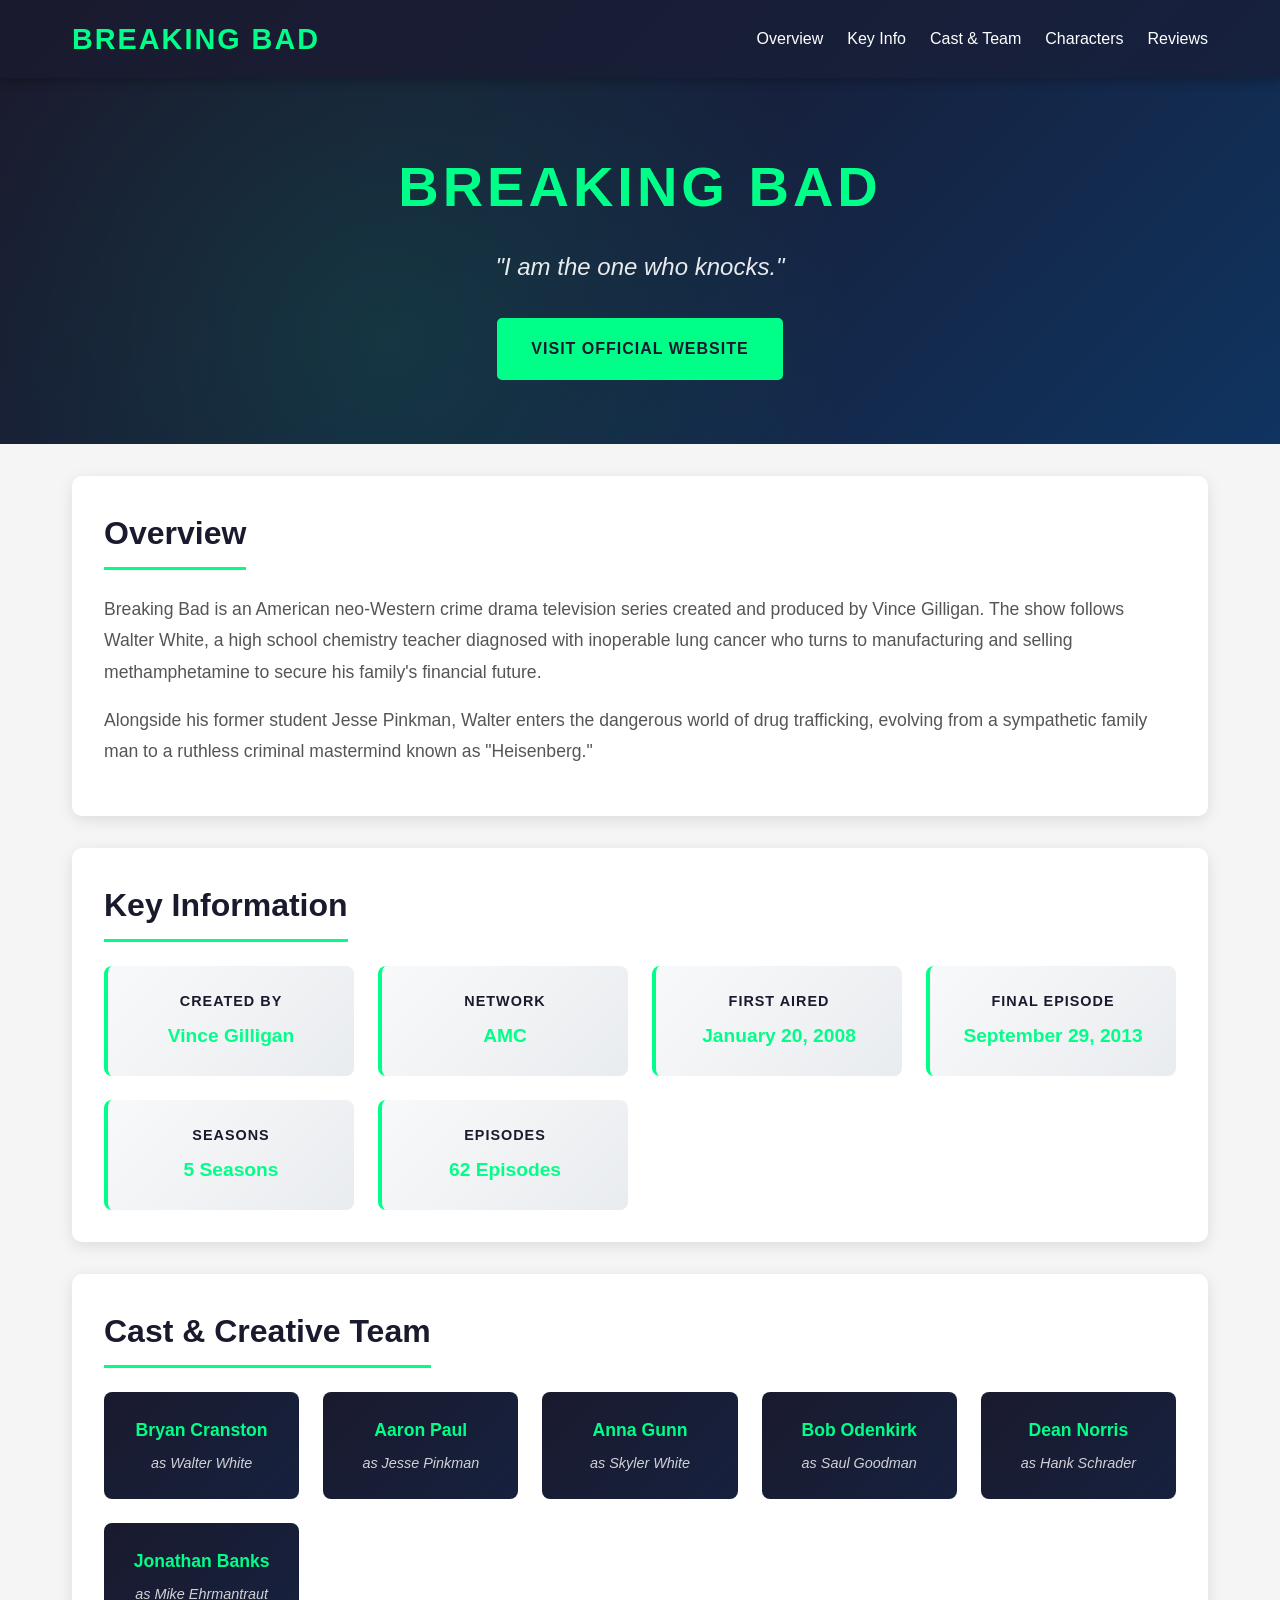
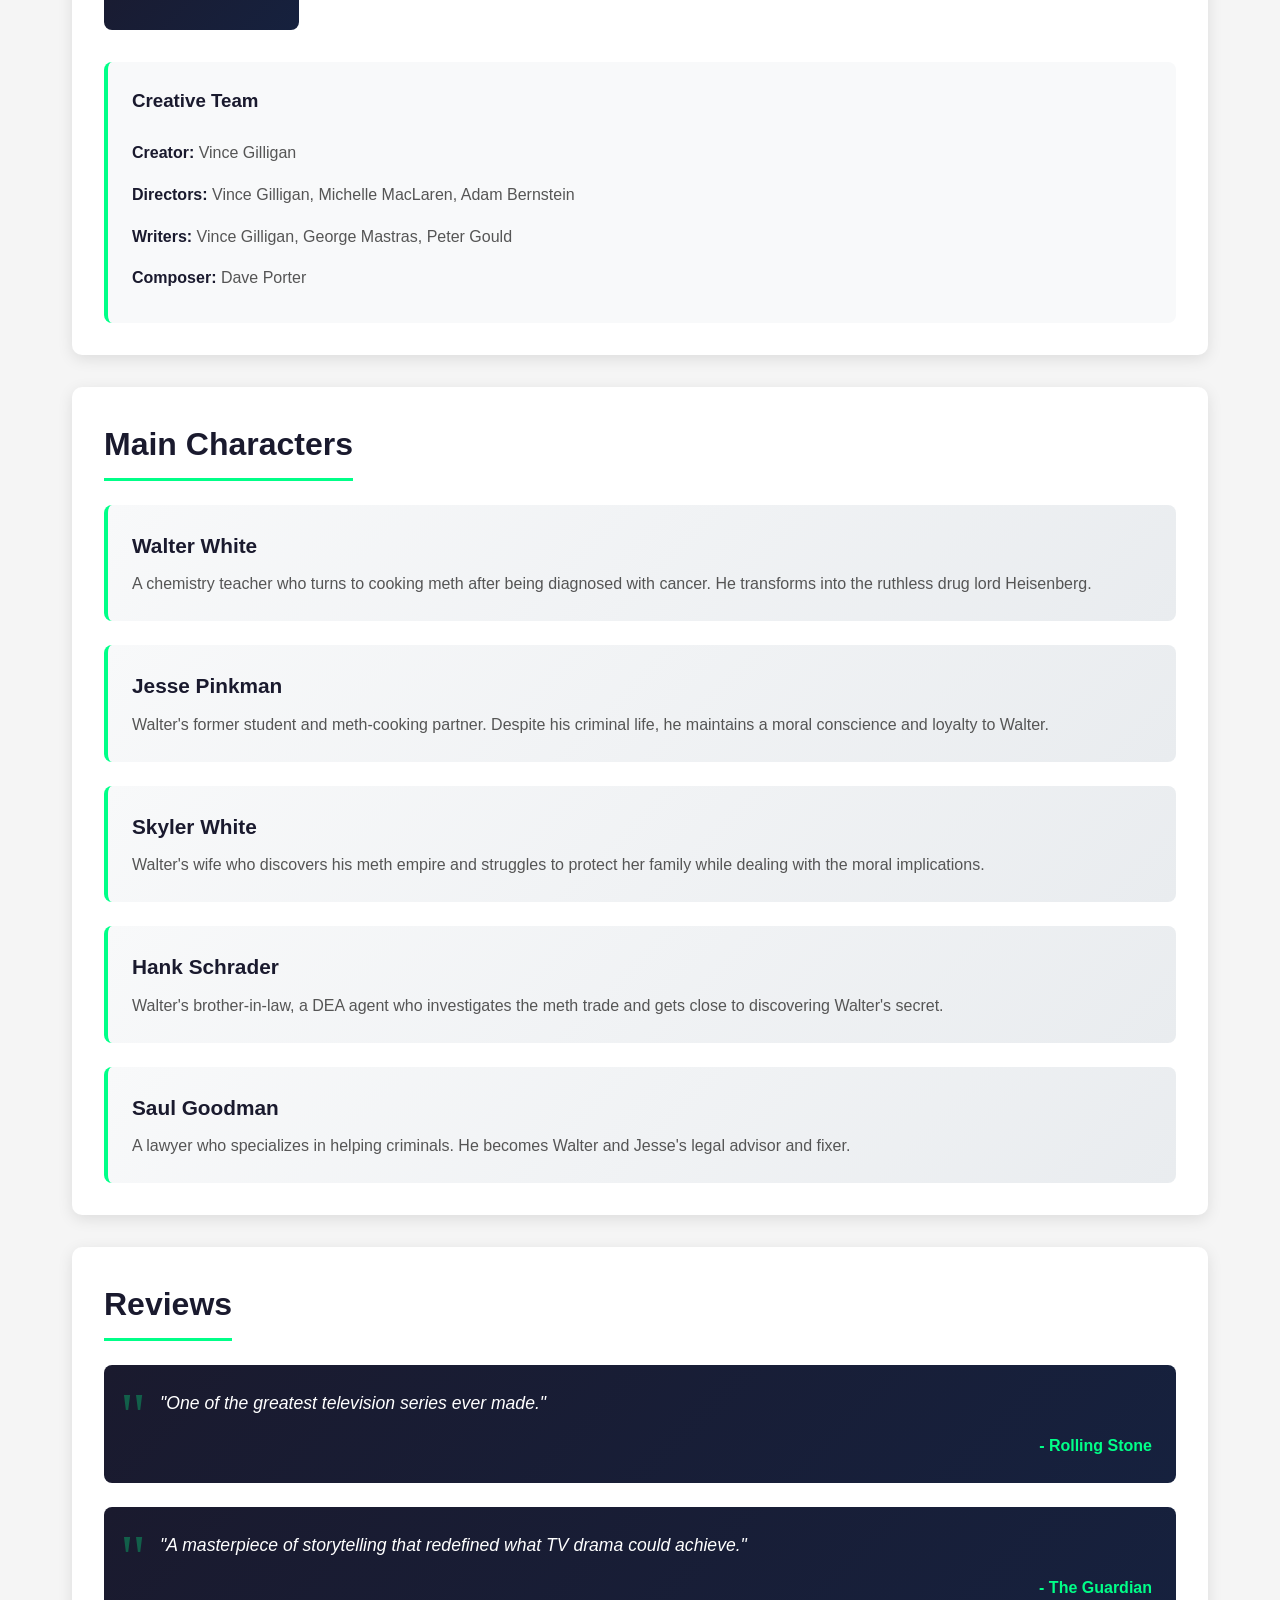
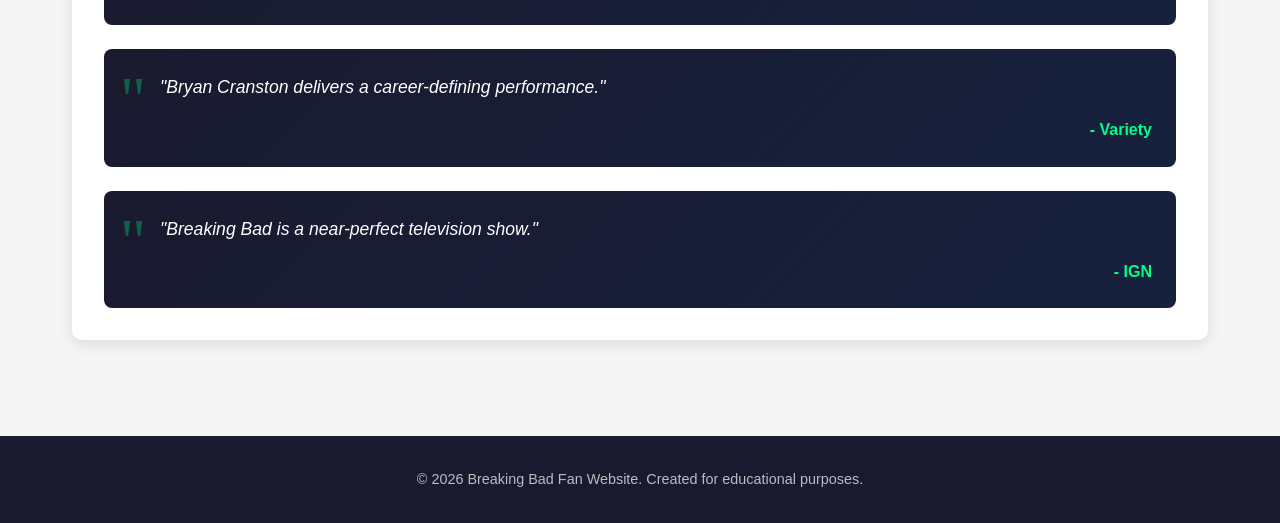
<file: Links and navigation -02/index.html>
<!DOCTYPE html>
<html lang="en">
<head>
    <meta charset="UTF-8">
    <meta name="viewport" content="width=device-width, initial-scale=1.0">
    <title>Breaking Bad - TV Series</title>
    <link rel="stylesheet" href="style.css">
</head>
<body>
    <!-- Navigation Bar -->
    <nav class="navbar">
        <div class="nav-container">
            <h1 class="nav-title">Breaking Bad</h1>
            <ul class="nav-links">
                <li><a href="#overview">Overview</a></li>
                <li><a href="#info">Key Info</a></li>
                <li><a href="#cast">Cast & Team</a></li>
                <li><a href="#characters">Characters</a></li>
                <li><a href="#reviews">Reviews</a></li>
            </ul>
        </div>
    </nav>

    <!-- Header -->
    <header class="header">
        <div class="header-content">
            <h2>Breaking Bad</h2>
            <p class="tagline">"I am the one who knocks."</p>
            <a href="https://www.amc.com/shows/breaking-bad" target="_blank" class="btn">Visit Official Website</a>
        </div>
    </header>

    <!-- Main Content -->
    <main class="main-content">
        <!-- Overview Section -->
        <section id="overview" class="section">
            <h2 class="section-title">Overview</h2>
            <p class="overview-text">
                Breaking Bad is an American neo-Western crime drama television series created and produced by Vince Gilligan. 
                The show follows Walter White, a high school chemistry teacher diagnosed with inoperable lung cancer who turns 
                to manufacturing and selling methamphetamine to secure his family's financial future.
            </p>
            <p class="overview-text">
                Alongside his former student Jesse Pinkman, Walter enters the dangerous world of drug trafficking, 
                evolving from a sympathetic family man to a ruthless criminal mastermind known as "Heisenberg."
            </p>
        </section>

        <!-- Key Information Section -->
        <section id="info" class="section">
            <h2 class="section-title">Key Information</h2>
            <div class="info-grid">
                <div class="info-card">
                    <h3>Created By</h3>
                    <p>Vince Gilligan</p>
                </div>
                <div class="info-card">
                    <h3>Network</h3>
                    <p>AMC</p>
                </div>
                <div class="info-card">
                    <h3>First Aired</h3>
                    <p>January 20, 2008</p>
                </div>
                <div class="info-card">
                    <h3>Final Episode</h3>
                    <p>September 29, 2013</p>
                </div>
                <div class="info-card">
                    <h3>Seasons</h3>
                    <p>5 Seasons</p>
                </div>
                <div class="info-card">
                    <h3>Episodes</h3>
                    <p>62 Episodes</p>
                </div>
            </div>
        </section>

        <!-- Cast & Creative Team Section -->
        <section id="cast" class="section">
            <h2 class="section-title">Cast & Creative Team</h2>
            <div class="cast-grid">
                <div class="cast-card">
                    <h3>Bryan Cranston</h3>
                    <p>as Walter White</p>
                </div>
                <div class="cast-card">
                    <h3>Aaron Paul</h3>
                    <p>as Jesse Pinkman</p>
                </div>
                <div class="cast-card">
                    <h3>Anna Gunn</h3>
                    <p>as Skyler White</p>
                </div>
                <div class="cast-card">
                    <h3>Bob Odenkirk</h3>
                    <p>as Saul Goodman</p>
                </div>
                <div class="cast-card">
                    <h3>Dean Norris</h3>
                    <p>as Hank Schrader</p>
                </div>
                <div class="cast-card">
                    <h3>Jonathan Banks</h3>
                    <p>as Mike Ehrmantraut</p>
                </div>
            </div>
            <div class="team-info">
                <h3>Creative Team</h3>
                <ul>
                    <li><strong>Creator:</strong> Vince Gilligan</li>
                    <li><strong>Directors:</strong> Vince Gilligan, Michelle MacLaren, Adam Bernstein</li>
                    <li><strong>Writers:</strong> Vince Gilligan, George Mastras, Peter Gould</li>
                    <li><strong>Composer:</strong> Dave Porter</li>
                </ul>
            </div>
        </section>

        <!-- Characters Section -->
        <section id="characters" class="section">
            <h2 class="section-title">Main Characters</h2>
            <div class="characters-list">
                <div class="character-item">
                    <h3>Walter White</h3>
                    <p>A chemistry teacher who turns to cooking meth after being diagnosed with cancer. 
                    He transforms into the ruthless drug lord Heisenberg.</p>
                </div>
                <div class="character-item">
                    <h3>Jesse Pinkman</h3>
                    <p>Walter's former student and meth-cooking partner. Despite his criminal life, 
                    he maintains a moral conscience and loyalty to Walter.</p>
                </div>
                <div class="character-item">
                    <h3>Skyler White</h3>
                    <p>Walter's wife who discovers his meth empire and struggles to protect her family 
                    while dealing with the moral implications.</p>
                </div>
                <div class="character-item">
                    <h3>Hank Schrader</h3>
                    <p>Walter's brother-in-law, a DEA agent who investigates the meth trade 
                    and gets close to discovering Walter's secret.</p>
                </div>
                <div class="character-item">
                    <h3>Saul Goodman</h3>
                    <p>A lawyer who specializes in helping criminals. He becomes Walter and Jesse's 
                    legal advisor and fixer.</p>
                </div>
            </div>
        </section>

        <!-- Reviews Section -->
        <section id="reviews" class="section">
            <h2 class="section-title">Reviews</h2>
            <div class="reviews-list">
                <div class="review-item">
                    <p class="review-text">"One of the greatest television series ever made."</p>
                    <p class="review-author">- Rolling Stone</p>
                </div>
                <div class="review-item">
                    <p class="review-text">"A masterpiece of storytelling that redefined what TV drama could achieve."</p>
                    <p class="review-author">- The Guardian</p>
                </div>
                <div class="review-item">
                    <p class="review-text">"Bryan Cranston delivers a career-defining performance."</p>
                    <p class="review-author">- Variety</p>
                </div>
                <div class="review-item">
                    <p class="review-text">"Breaking Bad is a near-perfect television show."</p>
                    <p class="review-author">- IGN</p>
                </div>
            </div>
        </section>
    </main>

    <!-- Footer -->
    <footer class="footer">
        <p>&copy; 2026 Breaking Bad Fan Website. Created for educational purposes.</p>
    </footer>
</body>
</html>
</file>
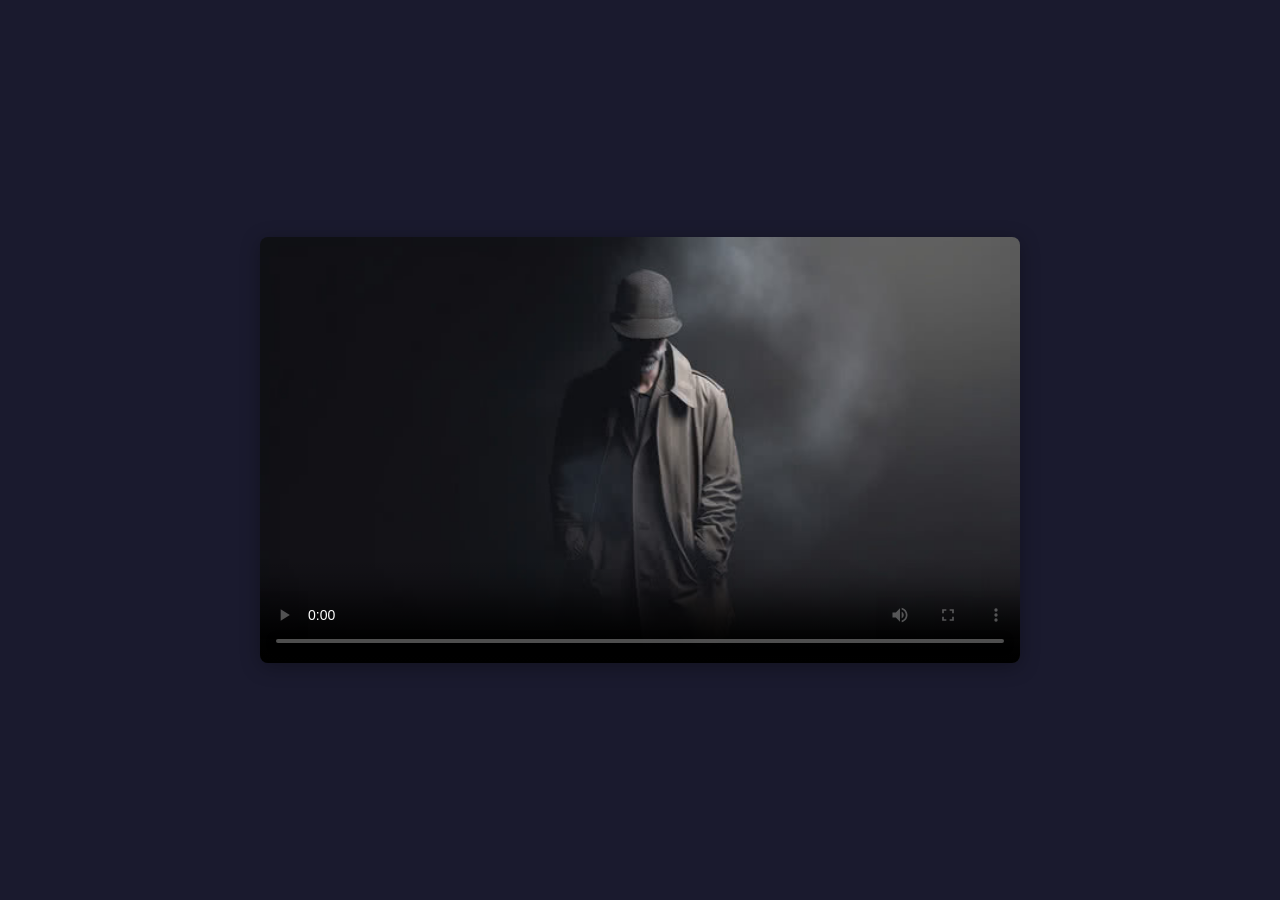
<file: Embedded Content -05/Embed Video/index.html>
<!DOCTYPE html>
<html lang="en">
<head>
    <meta charset="UTF-8">
    <meta name="viewport" content="width=device-width, initial-scale=1.0">
    <title>Embedded Video</title>
    <style>
        * {
            margin: 0;
            padding: 0;
            box-sizing: border-box;
        }

        body {
            min-height: 100vh;
            display: flex;
            justify-content: center;
            align-items: center;
            background-color: #1a1a2e;
            font-family: Arial, sans-serif;
        }

        .video-container {
            max-width: 800px;
            width: 100%;
            padding: 20px;
        }

        video {
            width: 100%;
            height: auto;
            display: block;
            border-radius: 8px;
            box-shadow: 0 4px 20px rgba(0, 0, 0, 0.3);
        }
    </style>
</head>
<body>
    <div class="video-container">
        <video controls loop poster="poster.jpg">
            <source src="video.mp4" type="video/mp4">
            Your browser does not support the video tag.
        </video>
    </div>
</body>
</html>
</file>
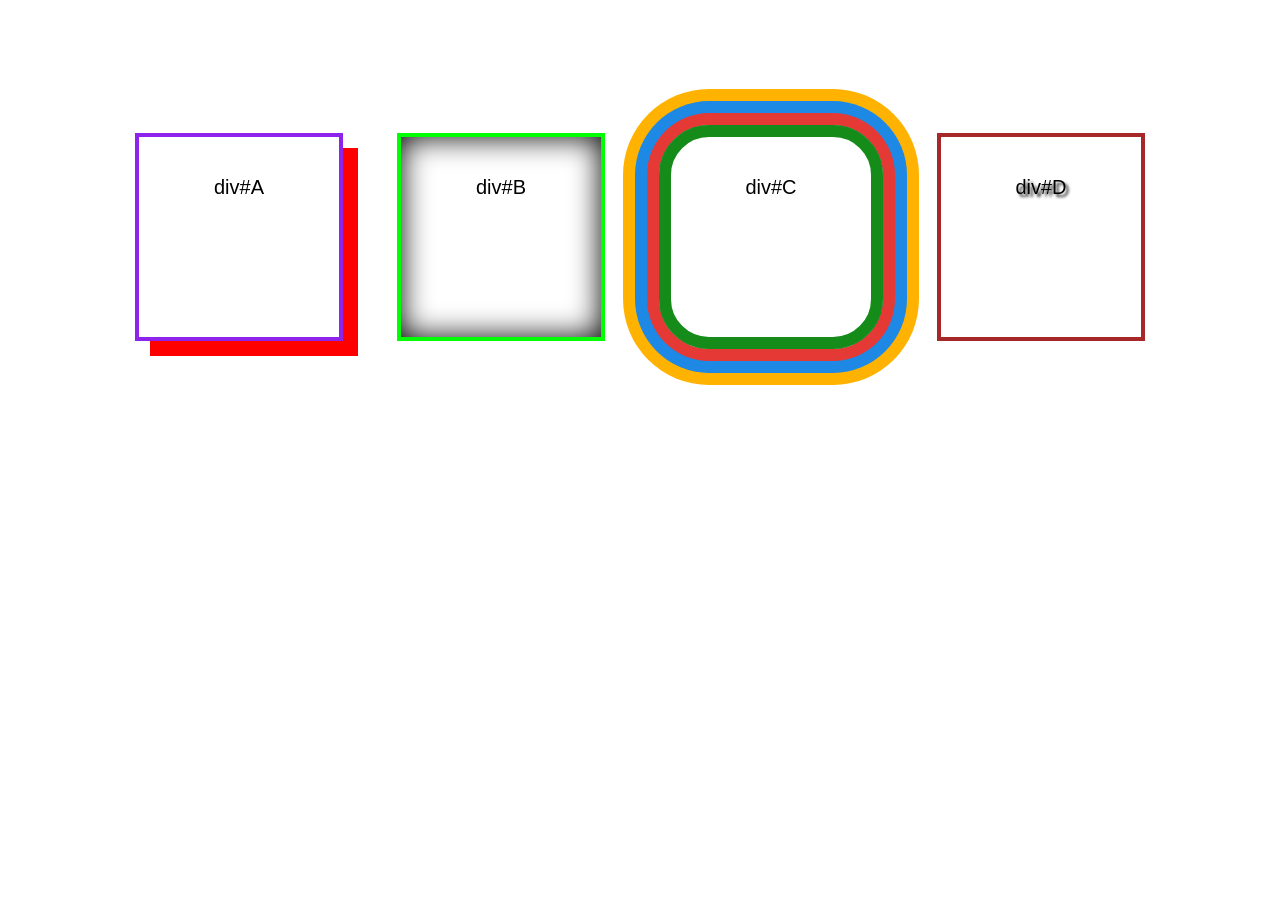
<file: Images -03/styling-divs/index.html>
<!DOCTYPE html>
<html lang="en">
  <head>
    <meta charset="UTF-8" />
    <meta http-equiv="X-UA-Compatible" content="IE=edge" />
    <meta name="viewport" content="width=device-width, initial-scale=1.0" />
    <link rel="stylesheet" href="style.css" type="text/css" />
    <link rel="stylesheet" href="additionalStyle.css" type="text/css" />
    <title>Styling those divs</title>
  </head>
  <body>
    <div id="A">div#A</div>
    <div id="B">div#B</div>
    <div id="C">div#C</div>
    <div id="D">div#D</div>
  </body>
</html>
</file>
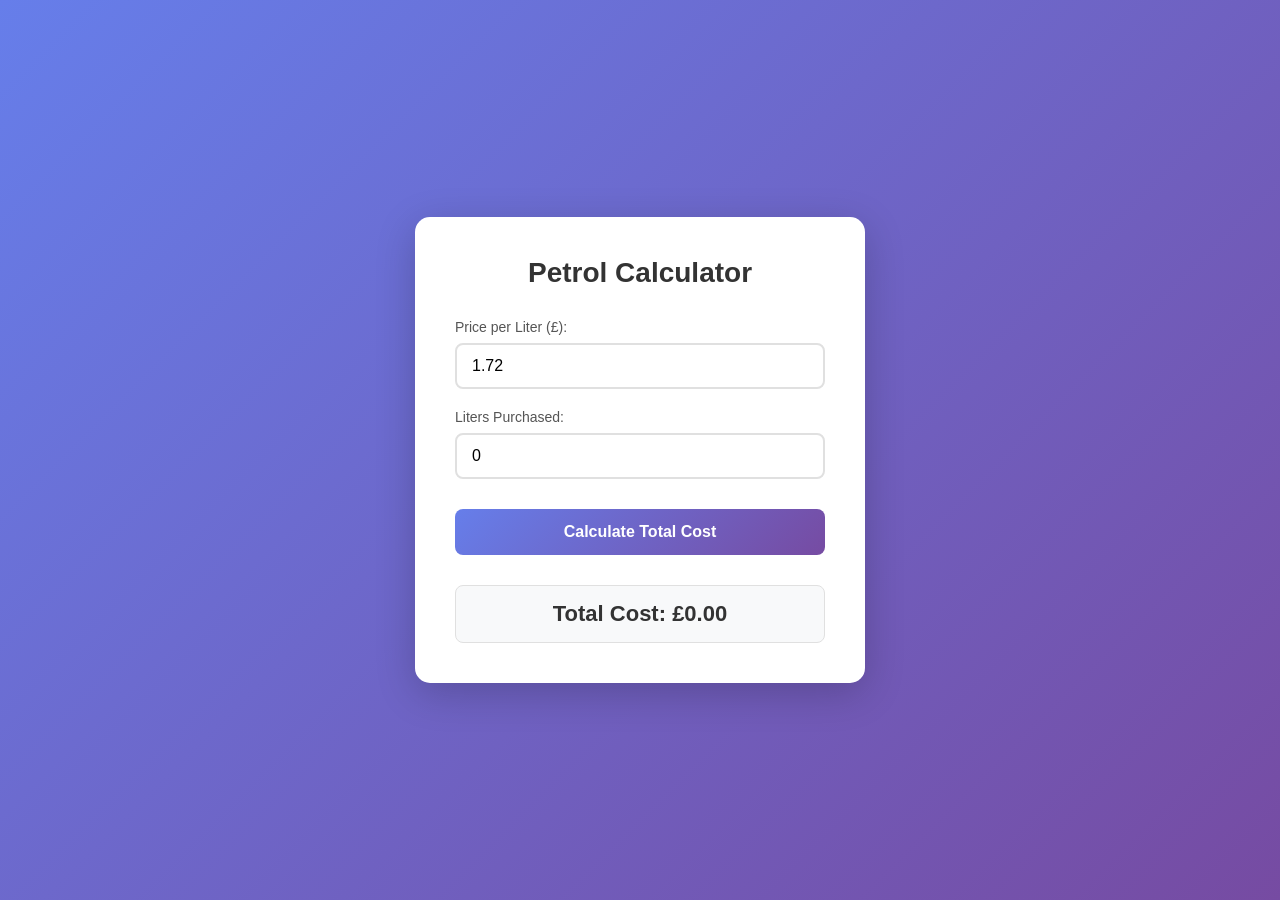
<file: Javascript -06/PetrolCalculator/index.html>
<!DOCTYPE html>
<html lang="en">
<head>
    <meta charset="UTF-8">
    <meta name="viewport" content="width=device-width, initial-scale=1.0">
    <title>Petrol Calculator</title>
    <link rel="stylesheet" href="style.css">
</head>
<body>
    <div class="container">
        <h1>Petrol Calculator</h1>
        
        <div class="calculator-form">
            <div class="input-group">
                <label for="pricePerLiter">Price per Liter (£):</label>
                <input type="number" id="pricePerLiter" value="1.72" step="0.01" min="0">
            </div>
            
            <div class="input-group">
                <label for="liters">Liters Purchased:</label>
                <input type="number" id="liters" value="0" step="0.01" min="0">
            </div>
            
            <button id="calculateBtn">Calculate Total Cost</button>
            
            <p id="result">Total Cost: £0.00</p>
        </div>
    </div>
    
    <script src="index.js"></script>
</body>
</html>
</file>
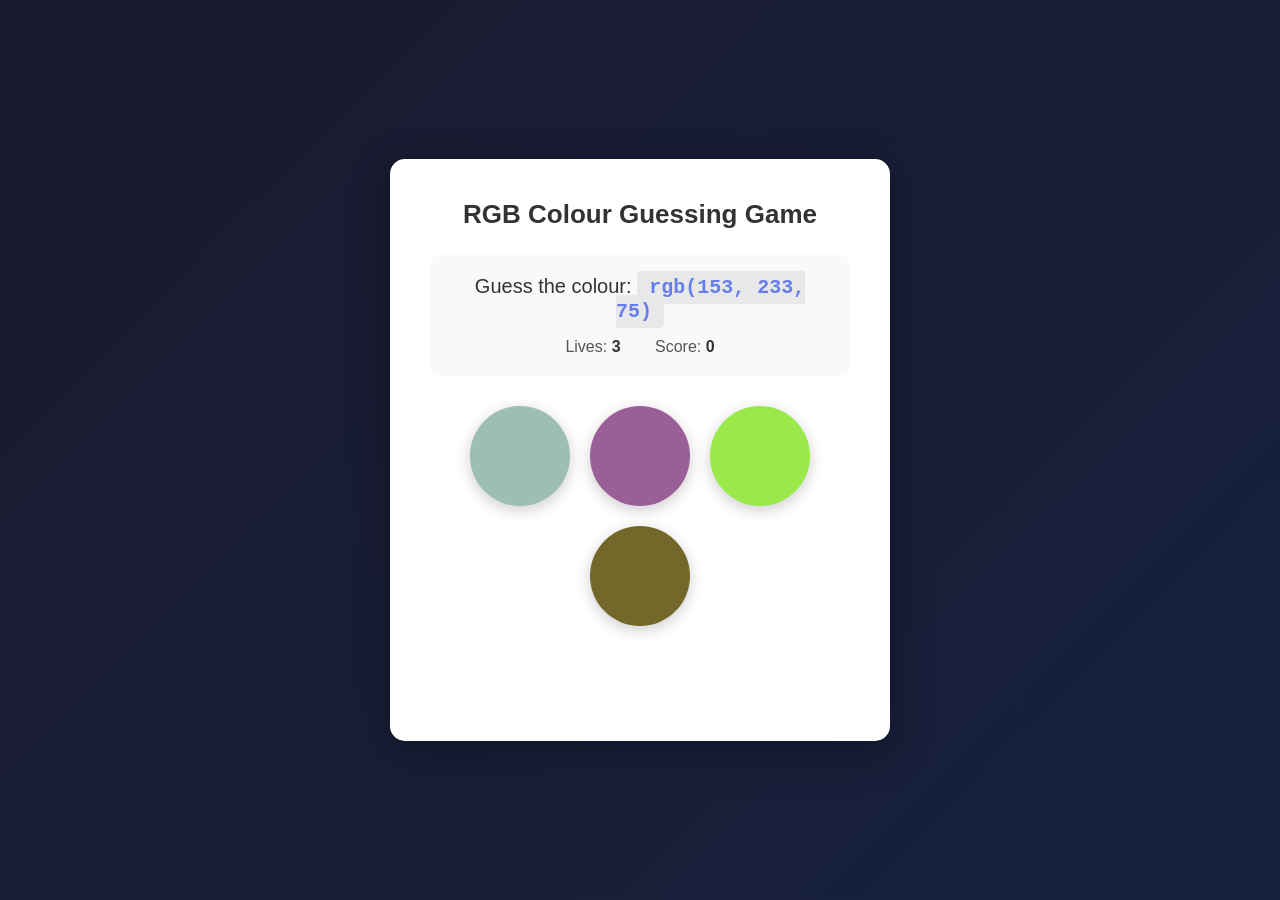
<file: Javascript -06/RGBColourGame/index.html>
<!DOCTYPE html>
<html lang="en">
<head>
    <meta charset="UTF-8">
    <meta name="viewport" content="width=device-width, initial-scale=1.0">
    <title>RGB Colour Guessing Game</title>
    <link rel="stylesheet" href="style.css">
</head>
<body>
    <div class="container">
        <h1>RGB Colour Guessing Game</h1>
        
        <div class="game-info">
            <p class="rgb-display">Guess the colour: <span id="rgbValue">rgb(?, ?, ?)</span></p>
            <p class="lives">Lives: <span id="livesCount">3</span></p>
            <p class="score">Score: <span id="scoreCount">0</span></p>
        </div>
        
        <div class="colour-options" id="colourOptions">
            <!-- Colour buttons will be generated by JavaScript -->
        </div>
        
        <div class="message" id="message"></div>
        
        <button id="restartBtn" class="hidden">Play Again</button>
    </div>
    
    <script src="index.js"></script>
</body>
</html>
</file>
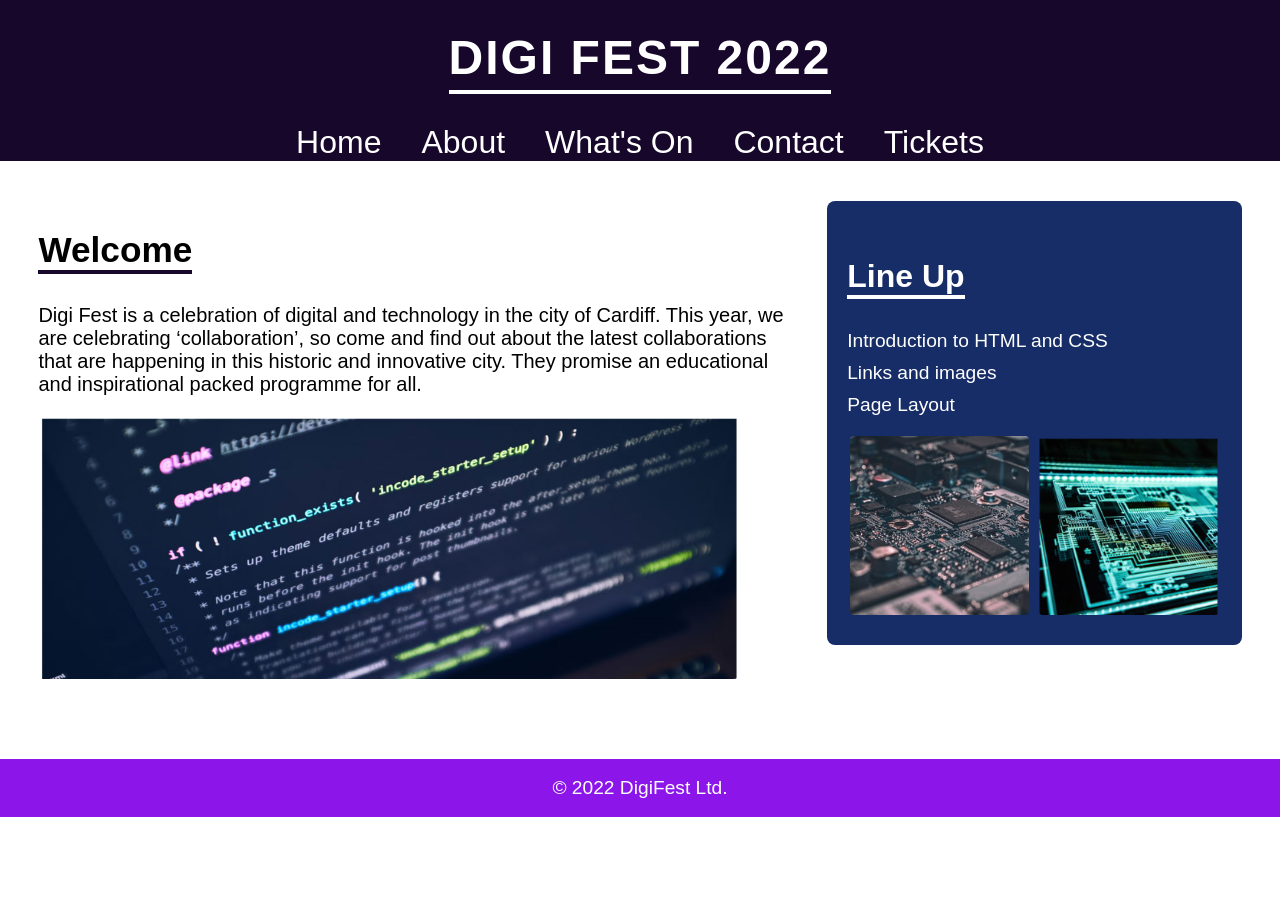
<file: Page Layout -04/Structuring-a-webpage/index.html>
<!DOCTYPE html>
<html lang="en">
<head>
    <meta charset="UTF-8">
    <meta name="viewport" content="width=device-width, initial-scale=1.0">
    <title>DIGI FEST 2022</title>
    <link rel="stylesheet" href="style.css">
</head>
<body>
    <!-- Header -->
    <header>
        <h1>DIGI FEST 2022</h1>
        <nav>
            <ul>
                <li><a href="#">Home</a></li>
                <li><a href="#">About</a></li>
                <li><a href="#">What's On</a></li>
                <li><a href="#">Contact</a></li>
                <li><a href="#">Tickets</a></li>
            </ul>
        </nav>
    </header>
    <!-- Main Content -->
    <main>
        <section class="welcome-section">
            <h2>Welcome</h2>
            <p>Digi Fest is a celebration of digital and technology in the city of Cardiff. This year, we are celebrating ‘collaboration’, so come and find out about the latest collaborations that are happening in this historic and innovative city. They promise an educational and inspirational packed programme for all.</p>
            <img src="welcome.png" alt="Code on screen" class="welcome-img">
        </section>
        <aside class="lineup">
            <h2>Line Up</h2>
            <ul>
                <li>Introduction to HTML and CSS</li>
                <li>Links and images</li>
                <li>Page Layout</li>
            </ul>
            <div class="lineup-images">
                <img src="lineup1.jpg" alt="Tech image 1">
                <img src="lineup2.png" alt="Tech image 2">
            </div>
        </aside>
    </main>
    <!-- Footer -->
    <footer>
        &copy; 2022 DigiFest Ltd.
    </footer>
</body>
</html>
</file>
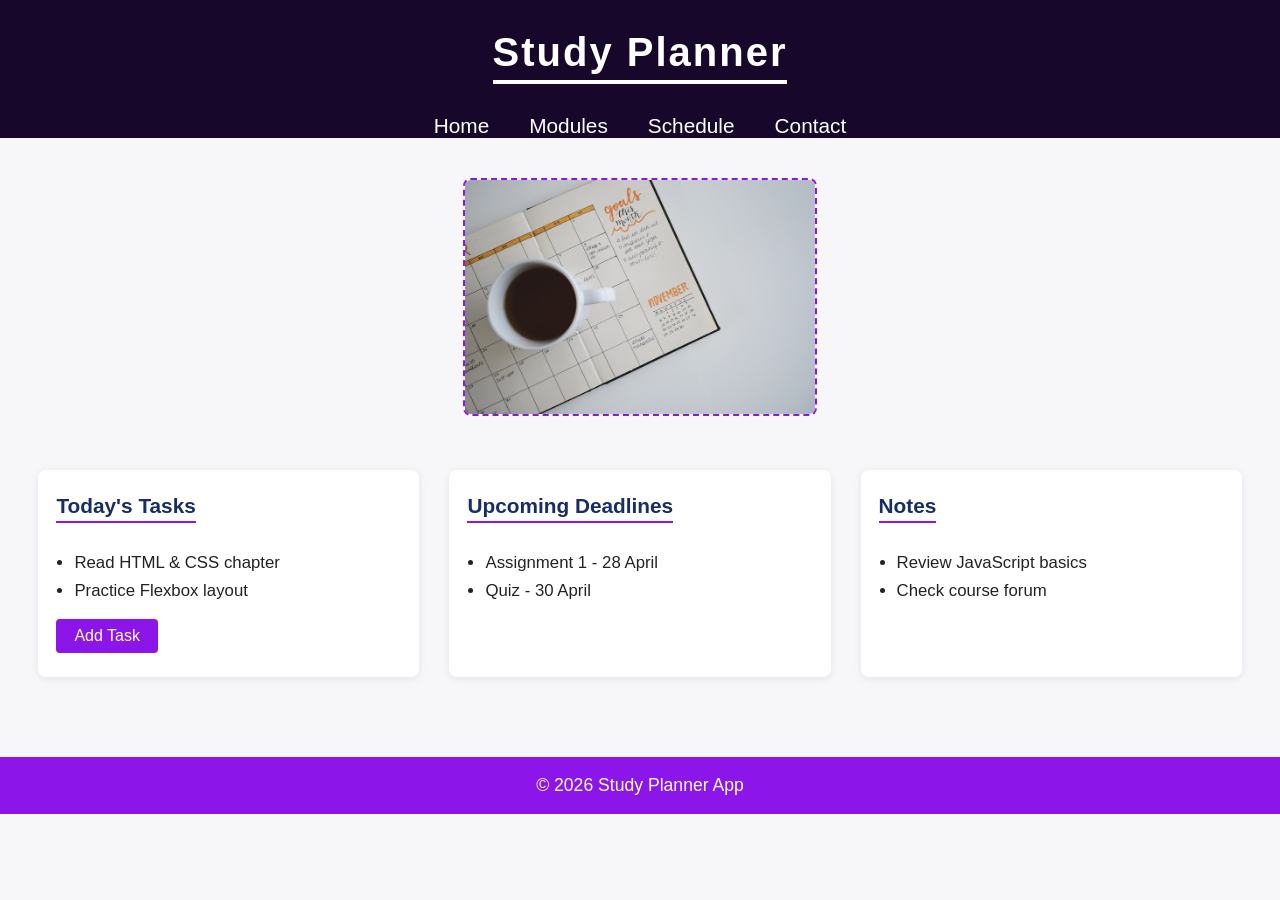
<file: Page Layout -04/Study-planner/index.html>
<!DOCTYPE html>
<html lang="en">
<head>
    <meta charset="UTF-8">
    <meta name="viewport" content="width=device-width, initial-scale=1.0">
    <title>Study Planner</title>
    <link rel="stylesheet" href="style.css">
</head>
<body>
    <!-- Header -->
    <header>
        <h1>Study Planner</h1>
        <nav>
            <ul>
                <li><a href="#">Home</a></li>
                <li><a href="#">Modules</a></li>
                <li><a href="#">Schedule</a></li>
                <li><a href="#">Contact</a></li>
            </ul>
        </nav>
    </header>
    <!-- Main Content -->
    <main>
        <section class="wireframe">
            <!-- ضع صورة wireframe هنا إذا توفرت -->
            <img src="wireframe.jpg" alt="Wireframe" class="wireframe-img">
        </section>
        <section class="planner-content">
            <div class="column">
                <h2>Today's Tasks</h2>
                <ul>
                    <li>Read HTML & CSS chapter</li>
                    <li>Practice Flexbox layout</li>
                </ul>
                <button>Add Task</button>
            </div>
            <div class="column">
                <h2>Upcoming Deadlines</h2>
                <ul>
                    <li>Assignment 1 - 28 April</li>
                    <li>Quiz - 30 April</li>
                </ul>
            </div>
            <div class="column">
                <h2>Notes</h2>
                <ul>
                    <li>Review JavaScript basics</li>
                    <li>Check course forum</li>
                </ul>
            </div>
        </section>
    </main>
    <!-- Footer -->
    <footer>
        &copy; 2026 Study Planner App
    </footer>
</body>
</html>
</file>
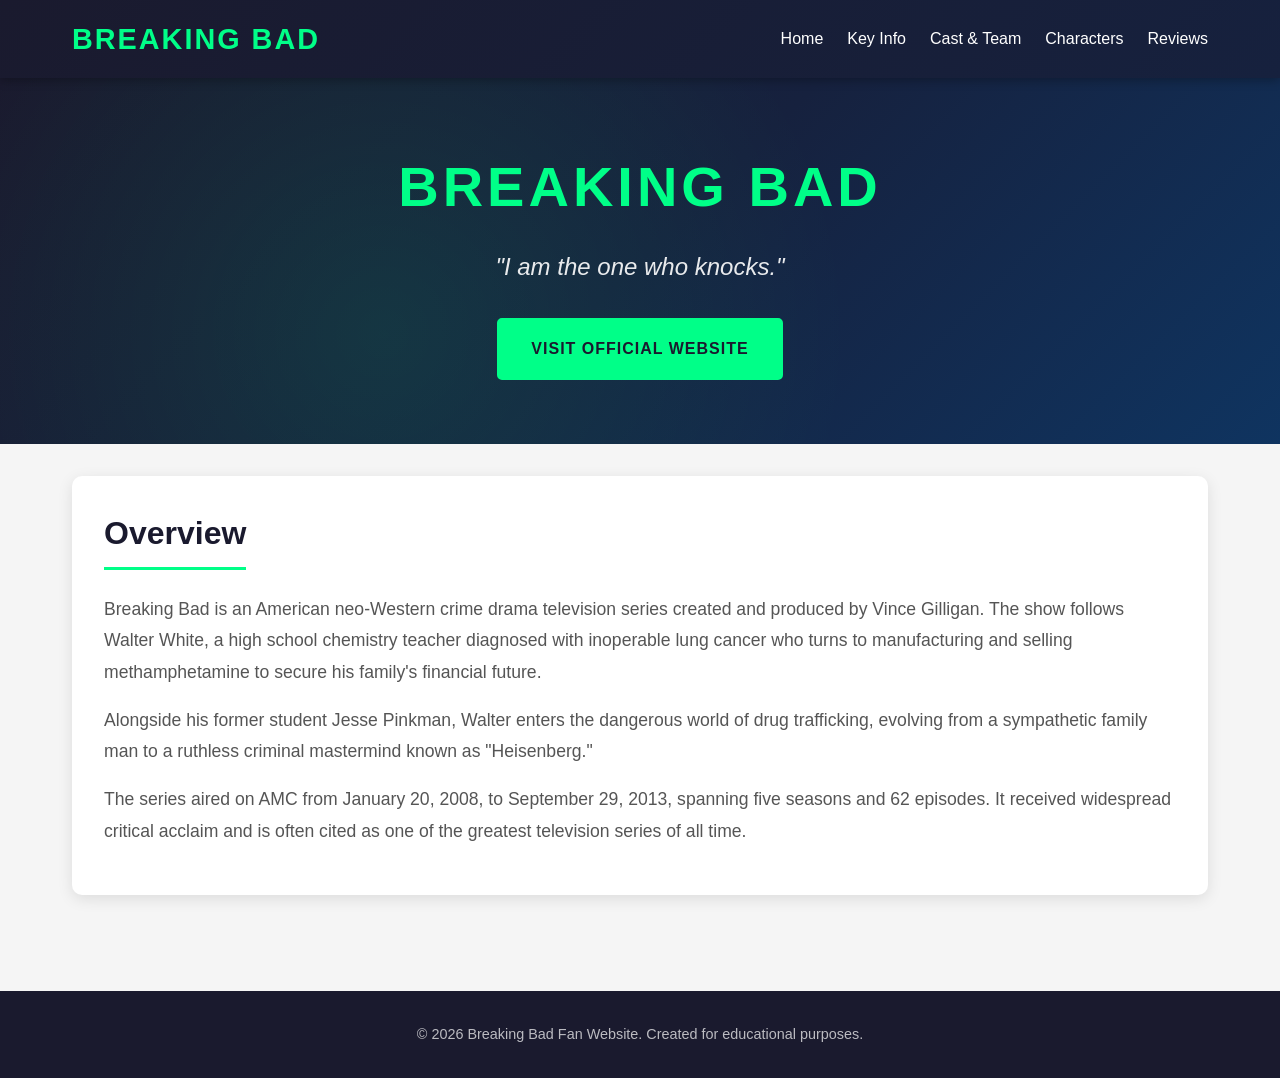
<file: Links and navigation -02/inform.html>
<!DOCTYPE html>
<html lang="en">
<head>
    <meta charset="UTF-8">
    <meta name="viewport" content="width=device-width, initial-scale=1.0">
    <title>Breaking Bad - Overview</title>
    <link rel="stylesheet" href="style.css">
</head>
<body>
    <!-- Navigation Bar -->
    <nav class="navbar">
        <div class="nav-container">
            <h1 class="nav-title">Breaking Bad</h1>
            <ul class="nav-links">
                <li><a href="../index.html">Home</a></li>
                <li><a href="info.html">Key Info</a></li>
                <li><a href="cast.html">Cast & Team</a></li>
                <li><a href="characters.html">Characters</a></li>
                <li><a href="reviews.html">Reviews</a></li>
            </ul>
        </div>
    </nav>

    <!-- Header -->
    <header class="header">
        <div class="header-content">
            <h2>Breaking Bad</h2>
            <p class="tagline">"I am the one who knocks."</p>
            <a href="https://www.amc.com/shows/breaking-bad" target="_blank" class="btn">Visit Official Website</a>
        </div>
    </header>

    <!-- Main Content -->
    <main class="main-content">
        <!-- Overview Section -->
        <section class="section">
            <h2 class="section-title">Overview</h2>
            <p class="overview-text">
                Breaking Bad is an American neo-Western crime drama television series created and produced by Vince Gilligan. 
                The show follows Walter White, a high school chemistry teacher diagnosed with inoperable lung cancer who turns 
                to manufacturing and selling methamphetamine to secure his family's financial future.
            </p>
            <p class="overview-text">
                Alongside his former student Jesse Pinkman, Walter enters the dangerous world of drug trafficking, 
                evolving from a sympathetic family man to a ruthless criminal mastermind known as "Heisenberg."
            </p>
            <p class="overview-text">
                The series aired on AMC from January 20, 2008, to September 29, 2013, spanning five seasons and 62 episodes. 
                It received widespread critical acclaim and is often cited as one of the greatest television series of all time.
            </p>
        </section>
    </main>

    <!-- Footer -->
    <footer class="footer">
        <p>&copy; 2026 Breaking Bad Fan Website. Created for educational purposes.</p>
    </footer>
</body>
</html>
</file>
<file: Links and navigation -02/style.css>
/* Reset and Base Styles */
* {
    margin: 0;
    padding: 0;
    box-sizing: border-box;
}

body {
    font-family: 'Segoe UI', Tahoma, Geneva, Verdana, sans-serif;
    line-height: 1.6;
    color: #333;
    background-color: #f5f5f5;
}

/* Navigation Bar */
.navbar {
    background: linear-gradient(135deg, #1a1a2e 0%, #16213e 100%);
    color: white;
    padding: 1rem 0;
    position: sticky;
    top: 0;
    z-index: 1000;
    box-shadow: 0 2px 10px rgba(0, 0, 0, 0.3);
}

.nav-container {
    max-width: 1200px;
    margin: 0 auto;
    padding: 0 2rem;
    display: flex;
    justify-content: space-between;
    align-items: center;
    flex-wrap: wrap;
}

.nav-title {
    font-size: 1.8rem;
    font-weight: bold;
    color: #00ff88;
    text-transform: uppercase;
    letter-spacing: 2px;
}

.nav-links {
    list-style: none;
    display: flex;
    gap: 1.5rem;
    flex-wrap: wrap;
}

.nav-links a {
    color: white;
    text-decoration: none;
    font-weight: 500;
    transition: color 0.3s ease;
    padding: 0.5rem 0;
    position: relative;
}

.nav-links a:hover {
    color: #00ff88;
}

.nav-links a::after {
    content: '';
    position: absolute;
    bottom: 0;
    left: 0;
    width: 0;
    height: 2px;
    background-color: #00ff88;
    transition: width 0.3s ease;
}

.nav-links a:hover::after {
    width: 100%;
}

/* Header */
.header {
    background: linear-gradient(135deg, #1a1a2e 0%, #16213e 50%, #0f3460 100%);
    color: white;
    padding: 4rem 2rem;
    text-align: center;
    position: relative;
    overflow: hidden;
}

.header::before {
    content: '';
    position: absolute;
    top: 0;
    left: 0;
    right: 0;
    bottom: 0;
    background: radial-gradient(circle at 30% 70%, rgba(0, 255, 136, 0.1) 0%, transparent 50%);
}

.header-content {
    max-width: 800px;
    margin: 0 auto;
    position: relative;
    z-index: 1;
}

.header h2 {
    font-size: 3.5rem;
    margin-bottom: 1rem;
    text-transform: uppercase;
    letter-spacing: 4px;
    color: #00ff88;
}

.tagline {
    font-size: 1.5rem;
    font-style: italic;
    margin-bottom: 2rem;
    opacity: 0.9;
}

/* Button Style */
.btn {
    display: inline-block;
    padding: 1rem 2rem;
    background-color: #00ff88;
    color: #1a1a2e;
    text-decoration: none;
    font-weight: bold;
    border-radius: 5px;
    transition: all 0.3s ease;
    text-transform: uppercase;
    letter-spacing: 1px;
    border: 2px solid #00ff88;
}

.btn:hover {
    background-color: transparent;
    color: #00ff88;
    transform: translateY(-2px);
    box-shadow: 0 5px 20px rgba(0, 255, 136, 0.4);
}

/* Main Content */
.main-content {
    max-width: 1200px;
    margin: 0 auto;
    padding: 2rem;
}

/* Sections */
.section {
    background-color: white;
    margin-bottom: 2rem;
    padding: 2rem;
    border-radius: 10px;
    box-shadow: 0 4px 15px rgba(0, 0, 0, 0.1);
}

.section-title {
    font-size: 2rem;
    color: #1a1a2e;
    margin-bottom: 1.5rem;
    padding-bottom: 0.5rem;
    border-bottom: 3px solid #00ff88;
    display: inline-block;
}

/* Overview Section */
.overview-text {
    font-size: 1.1rem;
    line-height: 1.8;
    margin-bottom: 1rem;
    color: #555;
}

/* Info Grid */
.info-grid {
    display: grid;
    grid-template-columns: repeat(auto-fit, minmax(200px, 1fr));
    gap: 1.5rem;
}

.info-card {
    background: linear-gradient(135deg, #f8f9fa 0%, #e9ecef 100%);
    padding: 1.5rem;
    border-radius: 8px;
    text-align: center;
    border-left: 4px solid #00ff88;
    transition: transform 0.3s ease;
}

.info-card:hover {
    transform: translateY(-5px);
    box-shadow: 0 5px 15px rgba(0, 0, 0, 0.1);
}

.info-card h3 {
    color: #1a1a2e;
    font-size: 0.9rem;
    text-transform: uppercase;
    letter-spacing: 1px;
    margin-bottom: 0.5rem;
}

.info-card p {
    color: #00ff88;
    font-size: 1.2rem;
    font-weight: bold;
}

/* Cast Grid */
.cast-grid {
    display: grid;
    grid-template-columns: repeat(auto-fit, minmax(180px, 1fr));
    gap: 1.5rem;
    margin-bottom: 2rem;
}

.cast-card {
    background: linear-gradient(135deg, #1a1a2e 0%, #16213e 100%);
    color: white;
    padding: 1.5rem;
    border-radius: 8px;
    text-align: center;
    transition: transform 0.3s ease;
}

.cast-card:hover {
    transform: scale(1.05);
    box-shadow: 0 8px 25px rgba(0, 0, 0, 0.3);
}

.cast-card h3 {
    color: #00ff88;
    font-size: 1.1rem;
    margin-bottom: 0.5rem;
}

.cast-card p {
    font-size: 0.9rem;
    opacity: 0.8;
    font-style: italic;
}

.team-info {
    background-color: #f8f9fa;
    padding: 1.5rem;
    border-radius: 8px;
    border-left: 4px solid #00ff88;
}

.team-info h3 {
    color: #1a1a2e;
    margin-bottom: 1rem;
}

.team-info ul {
    list-style: none;
}

.team-info li {
    padding: 0.5rem 0;
    color: #555;
}

.team-info strong {
    color: #1a1a2e;
}

/* Characters List */
.characters-list {
    display: grid;
    gap: 1.5rem;
}

.character-item {
    background: linear-gradient(135deg, #f8f9fa 0%, #e9ecef 100%);
    padding: 1.5rem;
    border-radius: 8px;
    border-left: 4px solid #00ff88;
    transition: transform 0.3s ease;
}

.character-item:hover {
    transform: translateX(10px);
}

.character-item h3 {
    color: #1a1a2e;
    margin-bottom: 0.5rem;
    font-size: 1.3rem;
}

.character-item p {
    color: #555;
    line-height: 1.7;
}

/* Reviews List */
.reviews-list {
    display: grid;
    gap: 1.5rem;
}

.review-item {
    background: linear-gradient(135deg, #1a1a2e 0%, #16213e 100%);
    color: white;
    padding: 1.5rem;
    border-radius: 8px;
    position: relative;
}

.review-item::before {
    content: '"';
    font-size: 4rem;
    color: #00ff88;
    opacity: 0.3;
    position: absolute;
    top: 0;
    left: 1rem;
    font-family: Georgia, serif;
}

.review-text {
    font-size: 1.1rem;
    font-style: italic;
    margin-bottom: 1rem;
    padding-left: 2rem;
    line-height: 1.6;
}

.review-author {
    text-align: right;
    color: #00ff88;
    font-weight: bold;
}

/* Footer */
.footer {
    background-color: #1a1a2e;
    color: white;
    text-align: center;
    padding: 2rem;
    margin-top: 2rem;
}

.footer p {
    opacity: 0.7;
    font-size: 0.9rem;
}

/* Responsive Design */
@media (max-width: 768px) {
    .nav-container {
        flex-direction: column;
        gap: 1rem;
    }

    .nav-links {
        justify-content: center;
    }

    .header h2 {
        font-size: 2.5rem;
    }

    .tagline {
        font-size: 1.2rem;
    }

    .section-title {
        font-size: 1.5rem;
    }

    .info-grid,
    .cast-grid {
        grid-template-columns: 1fr;
    }
}

@media (max-width: 480px) {
    .header h2 {
        font-size: 2rem;
    }

    .nav-links {
        flex-direction: column;
        text-align: center;
        gap: 0.5rem;
    }

    .main-content {
        padding: 1rem;
    }

    .section {
        padding: 1.5rem;
    }
}
</file>
<file: Images -03/styling-divs/style.css>
/* Base styles from starter code */
div {
  display: inline-block;
  font-family: sans-serif;
  font-size: 20px;
  margin: 25px;
  border: 4px solid black;
  line-height: 100px;
  text-align: center;
  width: 200px;
  height: 200px;
}

body {
  margin: 100px auto;
  width: max-content;
}
</file>
<file: Images -03/styling-divs/additionalStyle.css>
/* Div A - Purple border with red shadow */
#A {
  border-color: #8e24ec;
  box-shadow: 15px 15px 0px #ff0000;
}

/* Div B - Green border with inset shadow */
#B {
  border-color: #00ff00;
  box-shadow: inset 0 0 30px 0 #000000;
}

/* Div C - Multiple colored borders (concentric) */
#C {
  border-color: #158c1a;
  border-width: 12px;
  border-radius: 50px;
  box-shadow: 
    0 0 0 12px #e53935,
    0 0 0 24px #1e88e5,
    0 0 0 36px #ffb300;
}

/* Div D - Red border with text shadow */
#D {
  border-color: #a62828;
  text-shadow: 3px 3px 3px #222222;
}
</file>
<file: Javascript -06/PetrolCalculator/style.css>
/* 
    Petrol Calculator - Style.css
    Professional styling for the petrol calculator application
*/

/* General reset and base styles */
* {
    margin: 0;
    padding: 0;
    box-sizing: border-box;
}

body {
    font-family: 'Segoe UI', Tahoma, Geneva, Verdana, sans-serif;
    background: linear-gradient(135deg, #667eea 0%, #764ba2 100%);
    min-height: 100vh;
    display: flex;
    justify-content: center;
    align-items: center;
    padding: 20px;
}

/* Main container styling */
.container {
    background-color: #ffffff;
    border-radius: 15px;
    box-shadow: 0 10px 40px rgba(0, 0, 0, 0.2);
    padding: 40px;
    width: 100%;
    max-width: 450px;
}

h1 {
    color: #333;
    text-align: center;
    margin-bottom: 30px;
    font-size: 28px;
    font-weight: 600;
}

/* Form styling */
.calculator-form {
    display: flex;
    flex-direction: column;
    gap: 20px;
}

.input-group {
    display: flex;
    flex-direction: column;
    gap: 8px;
}

label {
    color: #555;
    font-weight: 500;
    font-size: 14px;
}

/* Input field styling with focus effects */
input[type="number"] {
    padding: 12px 15px;
    border: 2px solid #e0e0e0;
    border-radius: 8px;
    font-size: 16px;
    transition: all 0.3s ease;
    outline: none;
}

input[type="number"]:focus {
    border-color: #667eea;
    box-shadow: 0 0 0 4px rgba(102, 126, 234, 0.15);
}

input[type="number"]:hover {
    border-color: #b0b0b0;
}

/* Button styling with hover effects */
button {
    padding: 14px 20px;
    background: linear-gradient(135deg, #667eea 0%, #764ba2 100%);
    color: white;
    border: none;
    border-radius: 8px;
    font-size: 16px;
    font-weight: 600;
    cursor: pointer;
    transition: all 0.3s ease;
    margin-top: 10px;
}

button:hover {
    transform: translateY(-2px);
    box-shadow: 0 6px 20px rgba(102, 126, 234, 0.4);
}

button:active {
    transform: translateY(0);
    box-shadow: 0 2px 10px rgba(102, 126, 234, 0.3);
}

/* Result paragraph styling */
#result {
    text-align: center;
    font-size: 22px;
    font-weight: 600;
    color: #333;
    padding: 15px;
    background-color: #f8f9fa;
    border-radius: 8px;
    margin-top: 10px;
    border: 1px solid #e0e0e0;
}
</file>
<file: Javascript -06/RGBColourGame/style.css>
/* 
    RGB Colour Guessing Game - Style.css
    Professional styling for the RGB colour guessing game
*/

/* General reset and base styles */
* {
    margin: 0;
    padding: 0;
    box-sizing: border-box;
}

body {
    font-family: 'Segoe UI', Tahoma, Geneva, Verdana, sans-serif;
    background: linear-gradient(135deg, #1a1a2e 0%, #16213e 100%);
    min-height: 100vh;
    display: flex;
    justify-content: center;
    align-items: center;
    padding: 20px;
}

/* Main container styling */
.container {
    background-color: #ffffff;
    border-radius: 15px;
    box-shadow: 0 10px 40px rgba(0, 0, 0, 0.3);
    padding: 40px;
    width: 100%;
    max-width: 500px;
    text-align: center;
}

h1 {
    color: #333;
    margin-bottom: 25px;
    font-size: 26px;
    font-weight: 600;
}

/* Game info section */
.game-info {
    margin-bottom: 30px;
    padding: 20px;
    background-color: #f8f9fa;
    border-radius: 10px;
}

.rgb-display {
    font-size: 20px;
    color: #333;
    margin-bottom: 15px;
    font-weight: 500;
}

#rgbValue {
    font-family: 'Courier New', monospace;
    font-weight: bold;
    color: #667eea;
    background-color: #e8e8e8;
    padding: 5px 12px;
    border-radius: 5px;
}

.lives, .score {
    display: inline-block;
    margin: 0 15px;
    font-size: 16px;
    color: #555;
}

#livesCount, #scoreCount {
    font-weight: bold;
    color: #333;
}

/* Colour options container */
.colour-options {
    display: flex;
    justify-content: center;
    gap: 20px;
    margin-bottom: 25px;
    flex-wrap: wrap;
}

/* Individual colour button styling */
.colour-btn {
    width: 100px;
    height: 100px;
    border: none;
    border-radius: 50%;
    cursor: pointer;
    transition: all 0.3s ease;
    box-shadow: 0 4px 15px rgba(0, 0, 0, 0.2);
}

.colour-btn:hover {
    transform: scale(1.1);
    box-shadow: 0 6px 25px rgba(0, 0, 0, 0.3);
}

.colour-btn.correct {
    box-shadow: 0 0 20px #4caf50, 0 0 40px #4caf50;
    transform: scale(1.15);
}

.colour-btn.wrong {
    opacity: 0.5;
    transform: scale(0.9);
}

/* Message display */
.message {
    font-size: 18px;
    font-weight: 600;
    min-height: 30px;
    margin-bottom: 20px;
    padding: 10px;
    border-radius: 8px;
}

.message.correct {
    color: #4caf50;
    background-color: #e8f5e9;
}

.message.wrong {
    color: #f44336;
    background-color: #ffebee;
}

.message.game-over {
    color: #333;
    background-color: #fff3e0;
}

/* Restart button */
#restartBtn {
    padding: 14px 30px;
    background: linear-gradient(135deg, #667eea 0%, #764ba2 100%);
    color: white;
    border: none;
    border-radius: 8px;
    font-size: 16px;
    font-weight: 600;
    cursor: pointer;
    transition: all 0.3s ease;
}

#restartBtn:hover {
    transform: translateY(-2px);
    box-shadow: 0 6px 20px rgba(102, 126, 234, 0.4);
}

#restartBtn.hidden {
    display: none;
}
</file>
<file: Page Layout -04/Structuring-a-webpage/style.css>
/* General Styles */
body {
    margin: 0;
    font-family: Arial, sans-serif;
    background: #fff;
    color: #000;
}

header {
    background: #17072b;
    color: #fff;
    text-align: center;
    padding: 30px 0 0 0;
}

header h1 {
    font-family: Tahoma, Arial, sans-serif;
    font-weight: 700;
    margin: 0 0 10px 0;
    font-size: 3rem;
    letter-spacing: 2px;
    border-bottom: 4px solid #fff;
    display: inline-block;
    padding-bottom: 5px;
}

nav ul {
    list-style: none;
    padding: 0;
    margin: 20px 0 0 0;
    display: flex;
    justify-content: center;
    gap: 40px;
}

nav a {
    color: #fff;
    text-decoration: none;
    font-size: 2rem;
    font-family: Arial, sans-serif;
}

main {
    display: flex;
    justify-content: space-between;
    align-items: flex-start;
    padding: 40px 3% 40px 3%;
    gap: 40px;
}

.welcome-section {
    flex: 2;
}

.welcome-section h2 {
    font-size: 2.2rem;
    font-weight: 700;
    border-bottom: 4px solid #17072b;
    display: inline-block;
    margin-bottom: 10px;
}

.welcome-section p {
    font-size: 1.25rem;
    margin-bottom: 20px;
}

.welcome-img {
    width: 100%;
    max-width: 700px;
    border-radius: 4px;
    display: block;
}

.lineup {
    flex: 1;
    background: #172d67;
    color: #fff;
    padding: 30px 20px;
    border-radius: 8px;
    min-width: 320px;
}

.lineup h2 {
    font-size: 2rem;
    font-weight: 700;
    border-bottom: 4px solid #fff;
    display: inline-block;
    margin-bottom: 15px;
}

.lineup ul {
    list-style: none;
    padding: 0;
    margin-bottom: 20px;
}

.lineup li {
    font-size: 1.2rem;
    margin-bottom: 10px;
}

.lineup-images {
    display: flex;
    gap: 10px;
    justify-content: center;
}

.lineup-images img {
    width: 48%;
    aspect-ratio: 1/1;
    object-fit: cover;
    border-radius: 4px;
}

footer {
    background: #8c15e9;
    color: #fff;
    text-align: center;
    padding: 18px 0;
    font-size: 1.2rem;
    font-family: Arial, sans-serif;
    margin-top: 40px;
}

@media (max-width: 900px) {
    main {
        flex-direction: column;
        gap: 20px;
    }
    .lineup {
        min-width: unset;
    }
    .welcome-img {
        max-width: 100%;
    }
}
</file>
<file: Page Layout -04/Study-planner/style.css>
/*
    Study Planner Styles
    -------------------
    - Modern, clean layout
    - Responsive columns
    - Clear sectioning
*/

body {
    margin: 0;
    font-family: Arial, sans-serif;
    background: #f7f7fa;
    color: #222;
}

header {
    background: #17072b;
    color: #fff;
    text-align: center;
    padding: 30px 0 0 0;
}

header h1 {
    font-family: Tahoma, Arial, sans-serif;
    font-weight: 700;
    margin: 0 0 10px 0;
    font-size: 2.5rem;
    letter-spacing: 2px;
    border-bottom: 4px solid #fff;
    display: inline-block;
    padding-bottom: 5px;
}

nav ul {
    list-style: none;
    padding: 0;
    margin: 20px 0 0 0;
    display: flex;
    justify-content: center;
    gap: 40px;
}

nav a {
    color: #fff;
    text-decoration: none;
    font-size: 1.3rem;
    font-family: Arial, sans-serif;
}

main {
    padding: 40px 3% 40px 3%;
}

.wireframe {
    text-align: center;
    margin-bottom: 30px;
}

.wireframe-img {
    max-width: 350px;
    width: 100%;
    border: 2px dashed #8c15e9;
    border-radius: 8px;
    margin-bottom: 20px;
}

.planner-content {
    display: flex;
    gap: 30px;
    justify-content: space-between;
}

.column {
    background: #fff;
    border-radius: 8px;
    box-shadow: 0 2px 8px rgba(23, 7, 43, 0.08);
    padding: 24px 18px;
    flex: 1;
    min-width: 220px;
}

.column h2 {
    color: #172d67;
    font-size: 1.3rem;
    margin-top: 0;
    margin-bottom: 14px;
    border-bottom: 2px solid #8c15e9;
    display: inline-block;
    padding-bottom: 3px;
}

.column ul {
    padding-left: 18px;
    margin-bottom: 18px;
}

.column li {
    margin-bottom: 8px;
    font-size: 1.05rem;
}

button {
    background: #8c15e9;
    color: #fff;
    border: none;
    border-radius: 4px;
    padding: 8px 18px;
    font-size: 1rem;
    cursor: pointer;
    font-family: Arial, sans-serif;
    transition: background 0.2s;
}

button:hover {
    background: #6a0fc2;
}

footer {
    background: #8c15e9;
    color: #fff;
    text-align: center;
    padding: 18px 0;
    font-size: 1.1rem;
    font-family: Arial, sans-serif;
    margin-top: 40px;
}

@media (max-width: 900px) {
    .planner-content {
        flex-direction: column;
        gap: 18px;
    }
    .column {
        min-width: unset;
    }
}
</file>
